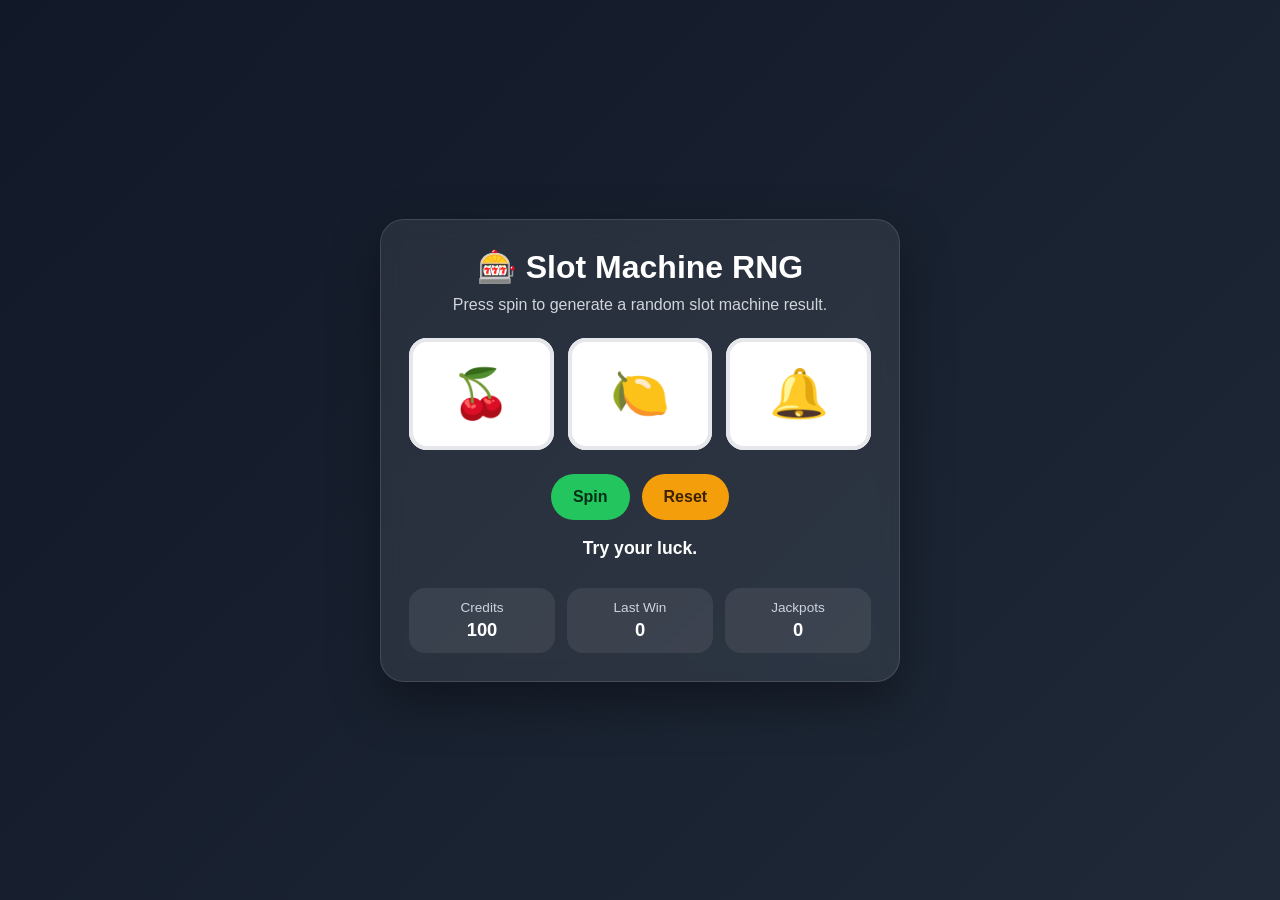
<file: Slot machine html.html>
<!DOCTYPE html>
<html lang="en">
<head>
  <meta charset="UTF-8" />
  <meta name="viewport" content="width=device-width, initial-scale=1.0" />
  <title>Slot Machine RNG</title>
  <style>
    * { box-sizing: border-box; }
    body {
      margin: 0;
      font-family: Arial, sans-serif;
      background: linear-gradient(135deg, #111827, #1f2937);
      color: #fff;
      min-height: 100vh;
      display: flex;
      align-items: center;
      justify-content: center;
      padding: 24px;
    }
    .machine {
      width: 100%;
      max-width: 520px;
      background: rgba(255,255,255,0.08);
      border: 1px solid rgba(255,255,255,0.12);
      border-radius: 24px;
      padding: 28px;
      box-shadow: 0 20px 50px rgba(0,0,0,0.35);
      text-align: center;
      backdrop-filter: blur(10px);
    }
    h1 {
      margin: 0 0 10px;
      font-size: 2rem;
    }
    p {
      margin: 0 0 20px;
      color: #d1d5db;
    }
    .reels {
      display: grid;
      grid-template-columns: repeat(3, 1fr);
      gap: 14px;
      margin: 24px 0;
    }
    .reel {
      background: #fff;
      color: #111827;
      border-radius: 18px;
      padding: 28px 10px;
      font-size: 3rem;
      font-weight: bold;
      min-height: 110px;
      display: flex;
      align-items: center;
      justify-content: center;
      box-shadow: inset 0 0 0 4px #e5e7eb;
    }
    .controls {
      display: flex;
      gap: 12px;
      justify-content: center;
      flex-wrap: wrap;
      margin-top: 10px;
    }
    button {
      border: none;
      border-radius: 999px;
      padding: 14px 22px;
      font-size: 1rem;
      font-weight: 700;
      cursor: pointer;
      transition: transform 0.15s ease, opacity 0.15s ease;
    }
    button:hover { transform: translateY(-2px); }
    button:active { transform: translateY(0); }
    .spin-btn {
      background: #22c55e;
      color: #052e16;
    }
    .reset-btn {
      background: #f59e0b;
      color: #3b2200;
    }
    .message {
      margin-top: 18px;
      font-size: 1.1rem;
      font-weight: 700;
      min-height: 28px;
    }
    .scoreboard {
      display: grid;
      grid-template-columns: repeat(3, 1fr);
      gap: 12px;
      margin-top: 22px;
    }
    .card {
      background: rgba(255,255,255,0.08);
      border-radius: 16px;
      padding: 12px;
    }
    .label {
      font-size: 0.85rem;
      color: #cbd5e1;
      margin-bottom: 4px;
    }
    .value {
      font-size: 1.15rem;
      font-weight: 700;
    }
  </style>
</head>
<body>
  <div class="machine">
    <h1>🎰 Slot Machine RNG</h1>
    <p>Press spin to generate a random slot machine result.</p>

    <div class="reels">
      <div class="reel" id="reel1">🍒</div>
      <div class="reel" id="reel2">🍋</div>
      <div class="reel" id="reel3">🔔</div>
    </div>

    <div class="controls">
      <button class="spin-btn" id="spinBtn">Spin</button>
      <button class="reset-btn" id="resetBtn">Reset</button>
    </div>

    <div class="message" id="message">Try your luck.</div>

    <div class="scoreboard">
      <div class="card">
        <div class="label">Credits</div>
        <div class="value" id="credits">100</div>
      </div>
      <div class="card">
        <div class="label">Last Win</div>
        <div class="value" id="lastWin">0</div>
      </div>
      <div class="card">
        <div class="label">Jackpots</div>
        <div class="value" id="jackpots">0</div>
      </div>
    </div>
  </div>

  <script>
    const symbols = ["🍒", "🍋", "🔔", "💎", "7️⃣", "⭐"];
    const reelEls = [
      document.getElementById("reel1"),
      document.getElementById("reel2"),
      document.getElementById("reel3")
    ];
    const messageEl = document.getElementById("message");
    const creditsEl = document.getElementById("credits");
    const lastWinEl = document.getElementById("lastWin");
    const jackpotsEl = document.getElementById("jackpots");
    const spinBtn = document.getElementById("spinBtn");
    const resetBtn = document.getElementById("resetBtn");

    let credits = 100;
    let lastWin = 0;
    let jackpots = 0;
    const spinCost = 5;

    function getRandomSymbol() {
      const index = Math.floor(Math.random() * symbols.length);
      return symbols[index];
    }

    function updateBoard() {
      creditsEl.textContent = credits;
      lastWinEl.textContent = lastWin;
      jackpotsEl.textContent = jackpots;
    }

    function evaluateSpin(results) {
      const [a, b, c] = results;

      if (a === b && b === c) {
        if (a === "7️⃣") {
          jackpots += 1;
          return { win: 100, text: "JACKPOT! Triple 7s!" };
        }
        return { win: 40, text: "Big win! Three of a kind!" };
      }

      if (a === b || b === c || a === c) {
        return { win: 15, text: "Nice! You matched two symbols." };
      }

      return { win: 0, text: "No match. Spin again." };
    }

    async function animateSpin(finalResults) {
      spinBtn.disabled = true;
      for (let i = 0; i < 12; i++) {
        reelEls.forEach(reel => {
          reel.textContent = getRandomSymbol();
        });
        await new Promise(resolve => setTimeout(resolve, 80));
      }
      reelEls.forEach((reel, index) => {
        reel.textContent = finalResults[index];
      });
      spinBtn.disabled = false;
    }

    async function spin() {
      if (credits < spinCost) {
        messageEl.textContent = "Not enough credits. Press reset to play again.";
        return;
      }

      credits -= spinCost;
      const results = [getRandomSymbol(), getRandomSymbol(), getRandomSymbol()];
      await animateSpin(results);

      const outcome = evaluateSpin(results);
      lastWin = outcome.win;
      credits += outcome.win;
      messageEl.textContent = outcome.text;
      updateBoard();
    }

    function resetGame() {
      credits = 100;
      lastWin = 0;
      jackpots = 0;
      reelEls[0].textContent = "🍒";
      reelEls[1].textContent = "🍋";
      reelEls[2].textContent = "🔔";
      messageEl.textContent = "Game reset. Try your luck.";
      updateBoard();
    }

    spinBtn.addEventListener("click", spin);
    resetBtn.addEventListener("click", resetGame);
    updateBoard();
  </script>
</body>
</html>
</file>
